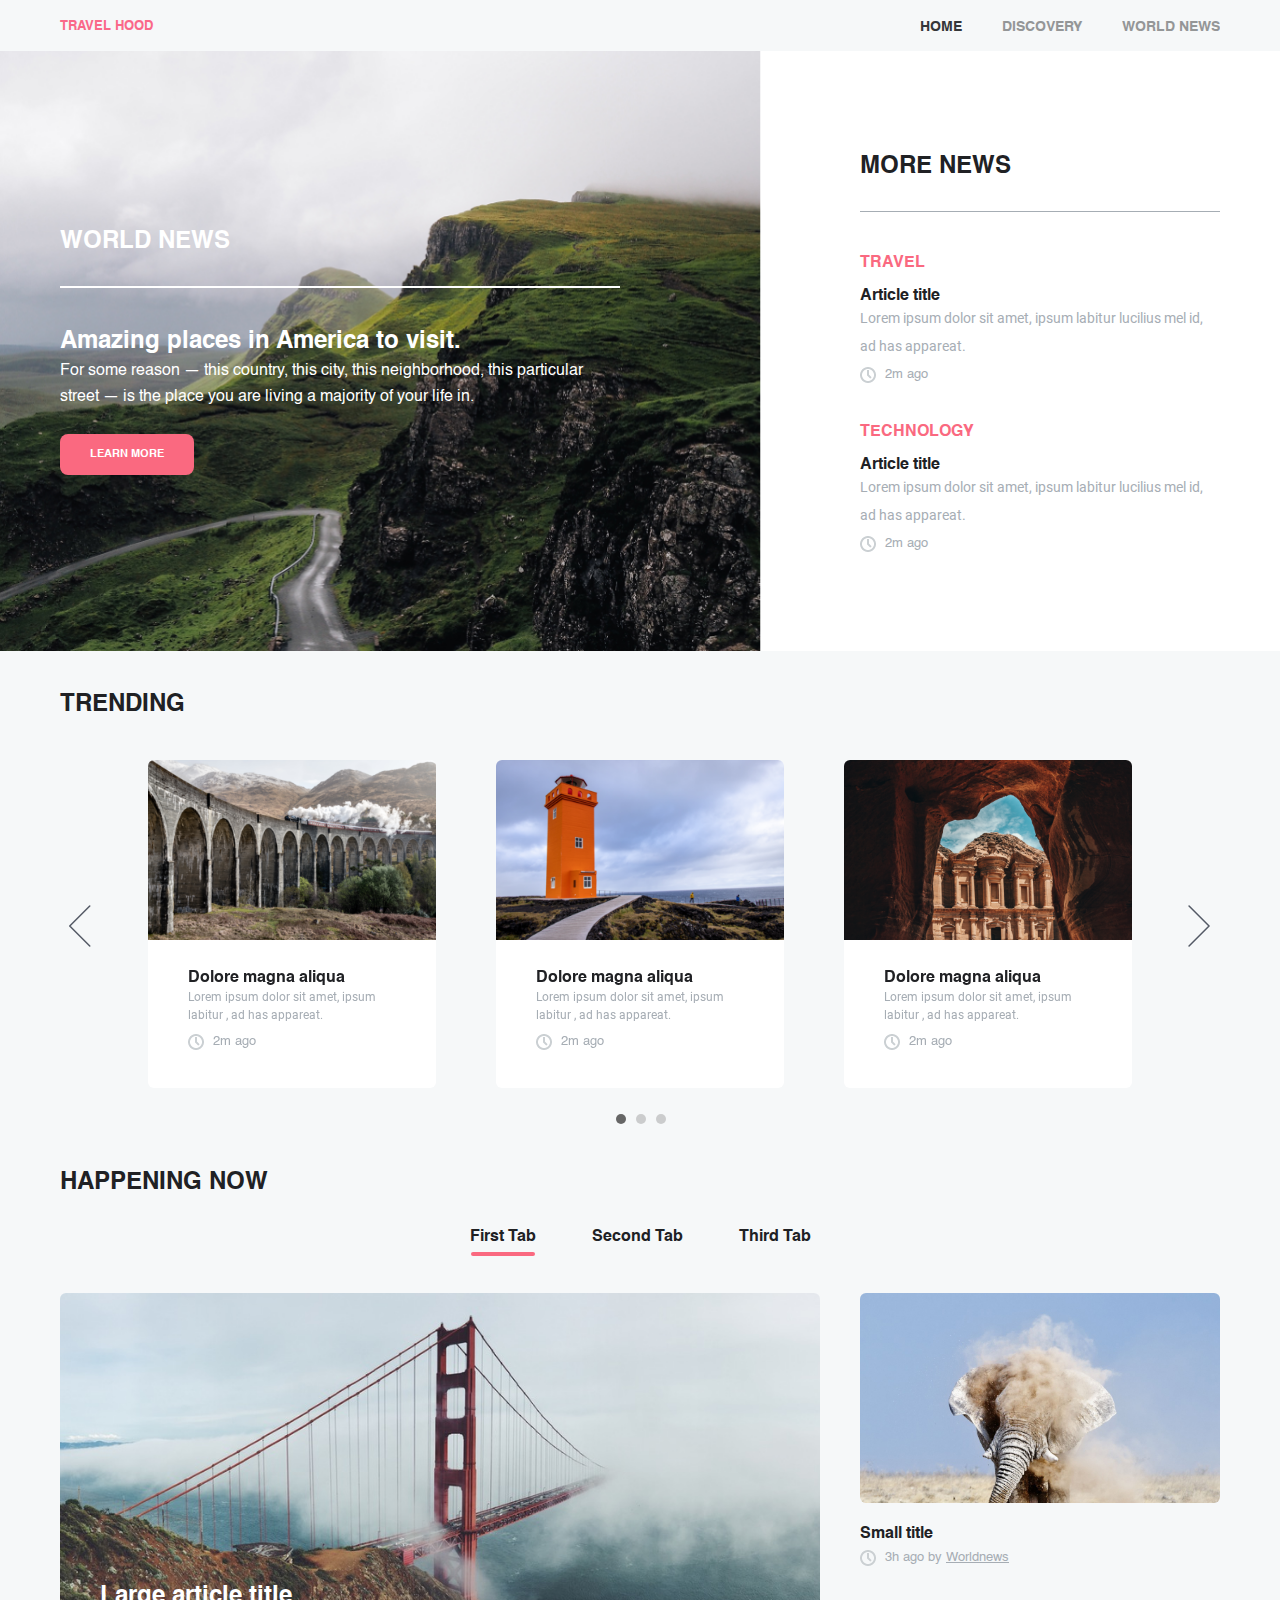
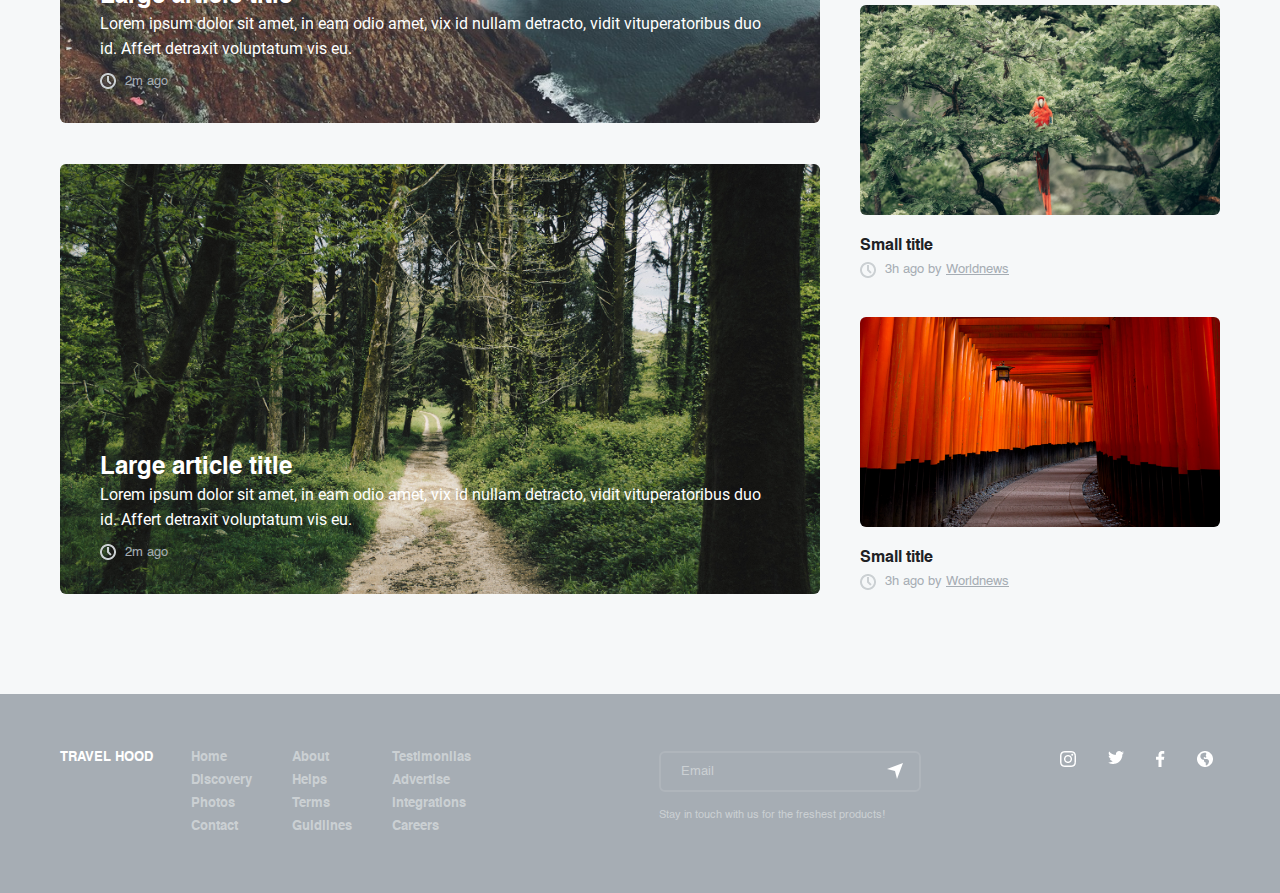
<file: index.html>
<!DOCTYPE html>
<html lang="en">

<head>
  <meta charset="UTF-8">
  <meta http-equiv="X-UA-Compatible" content="IE=edge">
  <meta name="viewport" content="width=device-width, initial-scale=1.0">
  <title>Template03 | Home</title>
  <link rel="stylesheet" href="css/reset.css">
  <link rel="stylesheet" href="css/slick.css">
  <link rel="stylesheet" href="css/common.css">
  <link rel="stylesheet" href="css/style.css">
</head>

<body>
  <section class="sec-main">
    <header class="header">
      <div class="sec-inner clear">
        <h1><a href="#">TRAVEL HOOD</a></h1>
        <nav>
          <ul class="nav-list clear">
            <li><a class="active" href="#">Home</a></li>
            <li><a href="discovery.html">Discovery</a></li>
            <li><a href="news.html">World News</a></li>
          </ul>
        </nav>
        <div class="menu-toggle">
          <span></span>
          <span></span>
          <span></span>
        </div>
      </div>
    </header>
    <div class="sec-inner clear">
      <div class="main-left">
        <h2 class="sec-title">World News</h2>
        <div class="main-left-content">
          <h3>Amazing places in America to visit.</h3>
          <p>
            For some reason — this country, this city, this neighborhood, this
            particular street — is the place you are living a majority of your
            life in.
          </p>
        </div>
        <a href="news.html" class="sec-btn">Learn More</a>
      </div>
      <div class="main-right">
        <h2 class="sec-title">More News</h2>
        <h3>Travel</h3>
        <div class="main-right-content">
          <h4>Article title</h4>
          <p>
            Lorem ipsum dolor sit amet, ipsum labitur lucilius mel id, ad has
            appareat.
          </p>
          <span class="time">2m ago</span>
        </div>
        <h3>Technology</h3>
        <div class="main-right-content">
          <h4>Article title</h4>
          <p>
            Lorem ipsum dolor sit amet, ipsum labitur lucilius mel id, ad has
            appareat.
          </p>
          <span class="time">2m ago</span>
        </div>
      </div>
    </div>
  </section><!-- /.sec-main -->
  <main>
    <section class="sec-trending">
      <div class="sec-inner">
        <h2 class="sec-title">Trending</h2>
        <ul class="slider md-view">
          <li class="trend-content">
            <img src="img/top/img_trending01_lg.png" class="lg" alt="Trending">
            <img src="img/top/img_trending01_md.png" class="md sm" alt="Trending">
            <div class="trend-desc">
              <h3>Dolore magna aliqua</h3>
              <p>
                Lorem ipsum dolor sit amet, ipsum labitur
                <span class="md sm">lucilius mel id</span>, ad has appareat.
              </p>
              <span class="time">2m ago</span>
            </div>
          </li>
          <li class="trend-content">
            <img src="img/top/img_trending02_lg.png" class="lg" alt="Trending">
            <img src="img/top/img_trending02_md.png" class="md sm" alt="Trending">
            <div class="trend-desc">
              <h3>Dolore magna aliqua</h3>
              <p>
                Lorem ipsum dolor sit amet, ipsum labitur
                <span class="md sm">lucilius mel id</span>, ad has appareat.
              </p>
              <span class="time">2m ago</span>
            </div>
          </li>
          <li class="trend-content">
            <img src="img/top/img_trending03_lg.png" class="lg" alt="Trending">
            <img src="img/top/img_trending03_md.png" class="md sm" alt="Trending">
            <div class="trend-desc">
              <h3>Dolore magna aliqua</h3>
              <p>
                Lorem ipsum dolor sit amet, ipsum labitur
                <span class="md sm">lucilius mel id</span>, ad has appareat.
              </p>
              <span class="time">2m ago</span>
            </div>
          </li>
          <li class="trend-content">
            <img src="img/top/img_trending01_lg.png" class="lg" alt="Trending">
            <img src="img/top/img_trending01_md.png" class="md sm" alt="Trending">
            <div class="trend-desc">
              <h3>Dolore magna aliqua</h3>
              <p>
                Lorem ipsum dolor sit amet, ipsum labitur
                <span class="md sm">lucilius mel id</span>, ad has appareat.
              </p>
              <span class="time">2m ago</span>
            </div>
          </li>
          <li class="trend-content">
            <img src="img/top/img_trending02_lg.png" class="lg" alt="Trending">
            <img src="img/top/img_trending02_md.png" class="md sm" alt="Trending">
            <div class="trend-desc">
              <h3>Dolore magna aliqua</h3>
              <p>
                Lorem ipsum dolor sit amet, ipsum labitur
                <span class="md sm">lucilius mel id</span>, ad has appareat.
              </p>
              <span class="time">2m ago</span>
            </div>
          </li>
          <li class="trend-content">
            <img src="img/top/img_trending03_lg.png" class="lg" alt="Trending">
            <img src="img/top/img_trending03_md.png" class="md sm" alt="Trending">
            <div class="trend-desc">
              <h3>Dolore magna aliqua</h3>
              <p>
                Lorem ipsum dolor sit amet, ipsum labitur
                <span class="md sm">lucilius mel id</span>, ad has appareat.
              </p>
              <span class="time">2m ago</span>
            </div>
          </li>
          <li class="trend-content">
            <img src="img/top/img_trending01_lg.png" class="lg" alt="Trending">
            <img src="img/top/img_trending01_md.png" class="md sm" alt="Trending">
            <div class="trend-desc">
              <h3>Dolore magna aliqua</h3>
              <p>
                Lorem ipsum dolor sit amet, ipsum labitur
                <span class="md sm">lucilius mel id</span>, ad has appareat.
              </p>
              <span class="time">2m ago</span>
            </div>
          </li>
          <li class="trend-content">
            <img src="img/top/img_trending02_lg.png" class="lg" alt="Trending">
            <img src="img/top/img_trending02_md.png" class="md sm" alt="Trending">
            <div class="trend-desc">
              <h3>Dolore magna aliqua</h3>
              <p>
                Lorem ipsum dolor sit amet, ipsum labitur
                <span class="md sm">lucilius mel id</span>, ad has appareat.
              </p>
              <span class="time">2m ago</span>
            </div>
          </li>
          <li class="trend-content">
            <img src="img/top/img_trending03_lg.png" class="lg" alt="Trending">
            <img src="img/top/img_trending03_md.png" class="md sm" alt="Trending">
            <div class="trend-desc">
              <h3>Dolore magna aliqua</h3>
              <p>
                Lorem ipsum dolor sit amet, ipsum labitur
                <span class="md sm">lucilius mel id</span>, ad has appareat.
              </p>
              <span class="time">2m ago</span>
            </div>
          </li>
        </ul>
      </div>
    </section> <!-- /.sec-trending -->
    <section class="sec-happening">
      <div class="sec-inner">
        <h2 class="sec-title">Happening Now</h2>
        <ul class="tabs clear">
          <li class="tab activeTab" data-tab="tab-1">First Tab</li>
          <li class="tab" data-tab="tab-2">Second Tab</li>
          <li class="tab" data-tab="tab-3">Third Tab</li>
        </ul>
        <div id="tab-1" class="tab-content activeTab clear">
          <div class="tab-content-left">
            <div class="tab-left-item">
              <img class="lg" src="img/top/img_tab011_lg.png" alt="Large article title">
              <img class="md" src="img/top/img_tab011_md.png" alt="Large article title">
              <img class="sm" src="img/top/img_tab011_sm.png" alt="Large article title">
              <div class="tab-left-desc">
                <h3 class="sec-title">Large article title</h3>
                <p>
                  Lorem ipsum dolor sit amet, in eam odio amet, vix id nullam
                  detracto, vidit vituperatoribus duo id. Affert detraxit
                  voluptatum vis <span class="lg md">eu.</span>
                </p>
                <span class="time">2m ago</span>
              </div>
            </div>
            <div class="tab-left-item">
              <img class="lg" src="img/top/img_tab012_lg.png" alt="Large article title">
              <img class="md" src="img/top/img_tab012_md.png" alt="Large article title">
              <img class="sm" src="img/top/img_tab012_sm.png" alt="Large article title">
              <div class="tab-left-desc">
                <h3 class="sec-title">Large article title</h3>
                <p>
                  Lorem ipsum dolor sit amet, in eam odio amet, vix id nullam
                  detracto, vidit vituperatoribus duo id. Affert detraxit
                  voluptatum vis <span class="lg md">eu.</span>
                </p>
                <span class="time">2m ago</span>
              </div>
            </div>
          </div>
          <div class="tab-content-right">
            <div class="tab-right-item">
              <img class="lg" src="img/top/img_tab013_lg.png" alt="Small title">
              <img class="md" src="img/top/img_tab013_md.png" alt="Small title">
              <img class="sm" src="img/top/img_tab013_sm.png" alt="Small title">
              <h2>Small title</h2>
              <span class="time">3h ago by
                <span class="underline">Worldnews</span>
              </span>
            </div>
            <div class="tab-right-item">
              <img class="lg" src="img/top/img_tab014_lg.png" alt="Small title">
              <img class="md" src="img/top/img_tab014_md.png" alt="Small title">
              <img class="sm" src="img/top/img_tab014_sm.png" alt="Small title">
              <h2>Small title</h2>
              <span class="time">3h ago by
                <span class="underline">Worldnews</span>
              </span>
            </div>
            <div class="tab-right-item">
              <img class="lg" src="img/top/img_tab015_lg.png" alt="Small title">
              <img class="md" src="img/top/img_tab015_md.png" alt="Small title">
              <img class="sm" src="img/top/img_tab015_sm.png" alt="Small title">
              <h2>Small title</h2>
              <span class="time">3h ago by
                <span class="underline">Worldnews</span>
              </span>
            </div>
          </div>
        </div>
        <div id="tab-2" class="tab-content clear">
          <div class="tab-content-left">
            <div class="tab-left-item">
              <img class="lg" src="img/top/img_tab021_lg.png" alt="Large article title">
              <img class="md" src="img/top/img_tab021_md.png" alt="Large article title">
              <img class="sm" src="img/top/img_tab021_sm.png" alt="Large article title">
              <div class="tab-left-desc">
                <h3 class="sec-title">Large article title</h3>
                <p>
                  Lorem ipsum dolor sit amet, in eam odio amet, vix id nullam
                  detracto, vidit vituperatoribus duo id. Affert detraxit
                  voluptatum vis <span class="lg md">eu.</span>
                </p>
                <span class="time">2m ago</span>
              </div>
            </div>
            <div class="tab-left-item">
              <img class="lg" src="img/top/img_tab022_lg.png" alt="Large article title">
              <img class="md" src="img/top/img_tab022_md.png" alt="Large article title">
              <img class="sm" src="img/top/img_tab022_sm.png" alt="Large article title">
              <div class="tab-left-desc">
                <h3 class="sec-title">Large article title</h3>
                <p>
                  Lorem ipsum dolor sit amet, in eam odio amet, vix id nullam
                  detracto, vidit vituperatoribus duo id. Affert detraxit
                  voluptatum vis <span class="lg md">eu.</span>
                </p>
                <span class="time">2m ago</span>
              </div>
            </div>
          </div>
          <div class="tab-content-right">
            <div class="tab-right-item">
              <img class="lg" src="img/top/img_tab023_lg.png" alt="Small title">
              <img class="md" src="img/top/img_tab023_md.png" alt="Small title">
              <img class="sm" src="img/top/img_tab023_sm.png" alt="Small title">
              <h2>Small title</h2>
              <span class="time">3h ago by
                <span class="underline">Worldnews</span>
              </span>
            </div>
            <div class="tab-right-item">
              <img class="lg" src="img/top/img_tab024_lg.png" alt="Small title">
              <img class="md" src="img/top/img_tab024_md.png" alt="Small title">
              <img class="sm" src="img/top/img_tab024_sm.png" alt="Small title">
              <h2>Small title</h2>
              <span class="time">3h ago by
                <span class="underline">Worldnews</span>
              </span>
            </div>
            <div class="tab-right-item">
              <img class="lg" src="img/top/img_tab025_lg.png" alt="Small title">
              <img class="md" src="img/top/img_tab025_md.png" alt="Small title">
              <img class="sm" src="img/top/img_tab025_sm.png" alt="Small title">
              <h2>Small title</h2>
              <span class="time">3h ago by
                <span class="underline">Worldnews</span>
              </span>
            </div>
          </div>
        </div>
        <div id="tab-3" class="tab-content clear">
          <div class="tab-content-left">
            <div class="tab-left-item">
              <img class="lg" src="img/top/img_tab031_lg.png" alt="Large article title">
              <img class="md" src="img/top/img_tab031_md.png" alt="Large article title">
              <img class="sm" src="img/top/img_tab031_sm.png" alt="Large article title">
              <div class="tab-left-desc">
                <h3 class="sec-title">Large article title</h3>
                <p>
                  Lorem ipsum dolor sit amet, in eam odio amet, vix id nullam
                  detracto, vidit vituperatoribus duo id. Affert detraxit
                  voluptatum vis <span class="lg md">eu.</span>
                </p>
                <span class="time">2m ago</span>
              </div>
            </div>
            <div class="tab-left-item">
              <img class="lg" src="img/top/img_tab032_lg.png" alt="Large article title">
              <img class="md" src="img/top/img_tab032_md.png" alt="Large article title">
              <img class="sm" src="img/top/img_tab032_sm.png" alt="Large article title">
              <div class="tab-left-desc">
                <h3 class="sec-title">Large article title</h3>
                <p>
                  Lorem ipsum dolor sit amet, in eam odio amet, vix id nullam
                  detracto, vidit vituperatoribus duo id. Affert detraxit
                  voluptatum vis <span class="lg md">eu.</span>
                </p>
                <span class="time">2m ago</span>
              </div>
            </div>
          </div>
          <div class="tab-content-right">
            <div class="tab-right-item">
              <img class="lg" src="img/top/img_tab033_lg.png" alt="Small title">
              <img class="md" src="img/top/img_tab033_md.png" alt="Small title">
              <img class="sm" src="img/top/img_tab033_sm.png" alt="Small title">
              <h2>Small title</h2>
              <span class="time">3h ago by
                <span class="underline">Worldnews</span>
              </span>
            </div>
            <div class="tab-right-item">
              <img class="lg" src="img/top/img_tab034_lg.png" alt="Small title">
              <img class="md" src="img/top/img_tab034_md.png" alt="Small title">
              <img class="sm" src="img/top/img_tab034_sm.png" alt="Small title">
              <h2>Small title</h2>
              <span class="time">3h ago by
                <span class="underline">Worldnews</span>
              </span>
            </div>
            <div class="tab-right-item">
              <img class="lg" src="img/top/img_tab035_lg.png" alt="Small title">
              <img class="md" src="img/top/img_tab035_md.png" alt="Small title">
              <img class="sm" src="img/top/img_tab035_sm.png" alt="Small title">
              <h2>Small title</h2>
              <span class="time">3h ago by
                <span class="underline">Worldnews</span>
              </span>
            </div>
          </div>
        </div>
      </div>
    </section><!-- /.sec-happening -->
  </main><!-- /main -->
  <footer class="footer">
    <div class="sec-inner clear">
      <div class="footer-left clear">
        <h2 class="sec-title">
          <a href="#">Travel Hood</a>
        </h2>
        <div class="footer-left-lists clear">
          <ul>
            <li><a href="#">Home</a></li>
            <li><a href="discovery.html">Discovery</a></li>
            <li><a href="#">Photos</a></li>
            <li><a href="#">Contact</a></li>
          </ul>
          <ul>
            <li><a href="#">About</a></li>
            <li><a href="#">Helps</a></li>
            <li><a href="#">Terms</a></li>
            <li><a href="#">Guidilnes</a></li>
          </ul>
          <ul>
            <li><a href="#">Testimonilas</a></li>
            <li><a href="#">Advertise</a></li>
            <li><a href="#">Integrations</a></li>
            <li><a href="#">Careers</a></li>
          </ul>
        </div>
      </div>
      <div class="footer-right clear">
        <div class="footer-form">
          <form>
            <input type="email" placeholder="Email">
          </form>
          <p>Stay in touch with us for the freshest products!</p>
        </div>
        <ul class="contact-list clear">
          <li>
            <a href="#">
              <img src="img/common/img_instagram.png" alt="Instagram">
            </a>
          </li>
          <li>
            <a href="#">
              <img src="img/common/img_twitter.png" alt="Twitter">
            </a>
          </li>
          <li>
            <a href="#">
              <img src="img/common/img_facebook.png" alt="Facebook">
            </a>
          </li>
          <li>
            <a href="#">
              <img src="img/common/img_web.png" alt="Website">
            </a>
          </li>
        </ul>
      </div>
    </div>
  </footer> <!-- /.footer -->
  <script src="js/library/jquery-3.6.1.min.js"></script>
  <script src="js/library/slick.min.js"></script>
  <script src="js/common.js"></script>
</body>

</html>
</file>
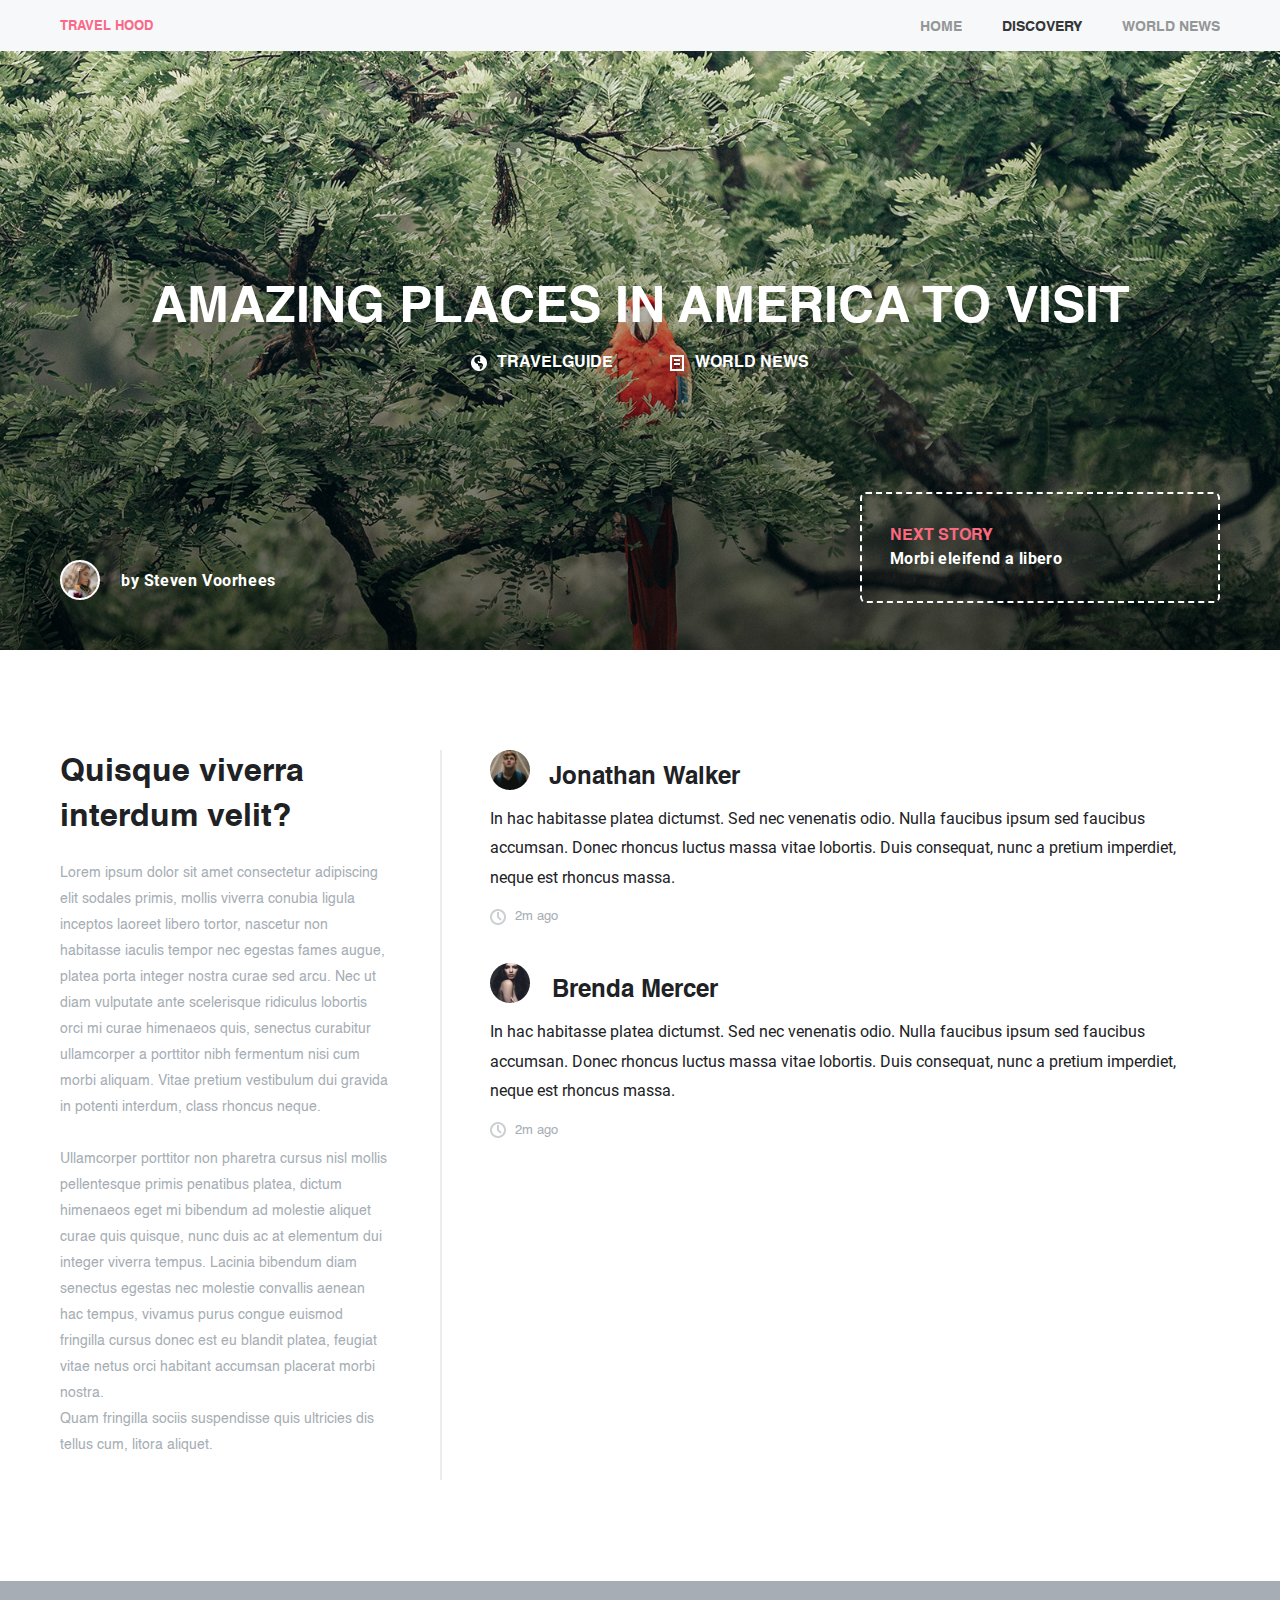
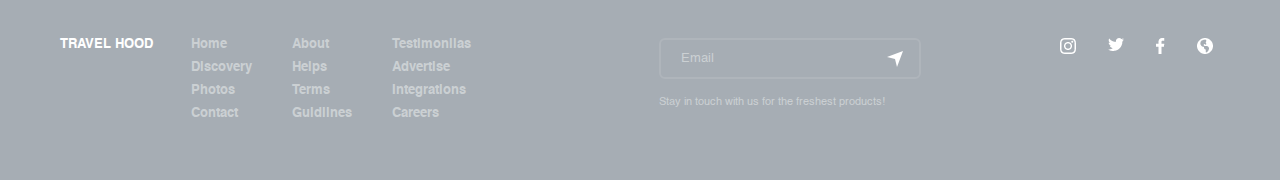
<file: discovery.html>
<!DOCTYPE html>
<html lang="en">

<head>
  <meta charset="UTF-8">
  <meta http-equiv="X-UA-Compatible" content="IE=edge">
  <meta name="viewport" content="width=device-width, initial-scale=1.0">
  <title>Template03 | Discovery</title>
  <link rel="stylesheet" href="css/reset.css">
  <link rel="stylesheet" href="css/common.css">
  <link rel="stylesheet" href="css/style.css">
</head>

<body>
  <section class="disc-mv">
    <header class="header">
      <div class="sec-inner clear">
        <h1><a href="index.html">TRAVEL HOOD</a></h1>
        <nav>
          <ul class="nav-list clear">
            <li><a href="index.html">Home</a></li>
            <li><a class="active" href="#">Discovery</a></li>
            <li><a href="news.html">World News</a></li>
          </ul>
        </nav>
        <div class="menu-toggle">
          <span></span>
          <span></span>
          <span></span>
        </div>
      </div>
    </header>
    <div class="sec-inner">
      <h2>Amazing Places In America To Visit</h2>
      <div class="disc-mv-content clear">
        <p class="content01">TravelGuide</p>
        <p class="content02">World News</p>
      </div>
      <div class="disc-mv-bottom clear">
        <div class="disc-avatar clear">
          <img class="avatar" src="img/discovery/img_steven.png" alt="Steven Voorhes">
          <p class="user-name">by Steven Voorhees</p>
        </div>
        <div class="disc-mv-bottom-right">
          <h3>Next Story</h3>
          <p>Morbi eleifend a libero</p>
        </div>
      </div>
    </div>
  </section> <!-- /.disc-mv -->
  <section class="disc-sec02">
    <div class="sec-inner clear">
      <div class="disc-sec02-left">
        <h2>Quisque viverra interdum velit?</h2>
        <div class="disc-sec02-left-desc">
          <p>
            Lorem ipsum dolor sit amet consectetur adipiscing elit sodales
            primis, mollis viverra conubia ligula inceptos laoreet libero
            tortor, nascetur non habitasse iaculis tempor nec egestas fames
            augue, platea porta integer nostra curae sed arcu. Nec ut diam
            vulputate ante scelerisque ridiculus lobortis orci mi curae
            himenaeos quis, senectus curabitur ullamcorper a porttitor nibh
            fermentum nisi cum morbi aliquam. Vitae pretium vestibulum dui
            gravida in potenti interdum, class rhoncus neque.
          </p>
          <p>
            Ullamcorper porttitor non pharetra cursus nisl mollis pellentesque
            primis penatibus platea, dictum himenaeos eget mi bibendum ad
            molestie aliquet curae quis quisque, nunc duis ac at elementum dui
            integer viverra tempus. Lacinia bibendum diam senectus egestas nec
            molestie convallis aenean hac tempus, vivamus purus congue euismod
            fringilla cursus donec est eu blandit platea, feugiat vitae netus
            orci habitant accumsan placerat morbi nostra.
            <span class="lg">Quam fringilla sociis suspendisse quis ultricies dis tellus
              cum, litora aliquet.</span>
          </p>
        </div>
      </div>
      <div class="disc-sec02-right">
        <div class="dics-sec02-right-user">
          <div class="disc-avatar clear">
            <img class="avatar" src="img/discovery/img_jonathan.png" alt="Jonathan Walker">
            <h2 class="user-name sec-title">Jonathan Walker</h2>
          </div>
          <p>
            In hac habitasse platea dictumst. Sed nec venenatis odio. Nulla
            faucibus ipsum sed faucibus accumsan. Donec rhoncus luctus massa
            vitae lobortis. Duis consequat, nunc a pretium imperdiet, neque
            est rhoncus massa.
          </p>
          <span class="time">2m ago</span>
        </div>
        <div class="dics-sec02-right-user">
          <div class="disc-avatar clear">
            <img class="avatar" src="img/discovery/img_brenda.png" alt="Brenda Mercer">
            <h2 class="user-name sec-title">Brenda Mercer</h2>
          </div>
          <p>
            In hac habitasse platea dictumst. Sed nec venenatis odio. Nulla
            faucibus ipsum sed faucibus accumsan. Donec rhoncus luctus massa
            vitae lobortis. Duis consequat, nunc a pretium imperdiet, neque
            est rhoncus massa.
          </p>
          <span class="time">2m ago</span>
        </div>
        <div class="ytb-video">
          <iframe src="https://www.youtube.com/embed/VPvVD8t02U8" title="YouTube video player"
            allow="accelerometer; autoplay; clipboard-write; encrypted-media; gyroscope; picture-in-picture"
            allowfullscreen></iframe>
        </div>
      </div>
    </div>
  </section> <!-- /.disc-sec02 -->
  <footer class="footer">
    <div class="sec-inner clear">
      <div class="footer-left clear">
        <h2 class="sec-title">
          <a href="index.html">Travel Hood</a>
        </h2>
        <div class="footer-left-lists clear">
          <ul>
            <li><a href="index.html">Home</a></li>
            <li><a href="#">Discovery</a></li>
            <li><a href="#">Photos</a></li>
            <li><a href="#">Contact</a></li>
          </ul>
          <ul>
            <li><a href="#">About</a></li>
            <li><a href="#">Helps</a></li>
            <li><a href="#">Terms</a></li>
            <li><a href="#">Guidilnes</a></li>
          </ul>
          <ul>
            <li><a href="#">Testimonilas</a></li>
            <li><a href="#">Advertise</a></li>
            <li><a href="#">Integrations</a></li>
            <li><a href="#">Careers</a></li>
          </ul>
        </div>
      </div>
      <div class="footer-right clear">
        <div class="footer-form">
          <form>
            <input type="email" placeholder="Email">
          </form>
          <p>Stay in touch with us for the freshest products!</p>
        </div>
        <ul class="contact-list clear">
          <li>
            <a href="#">
              <img src="img/common/img_instagram.png" alt="Instagram">
            </a>
          </li>
          <li>
            <a href="#">
              <img src="img/common/img_twitter.png" alt="Twitter">
            </a>
          </li>
          <li>
            <a href="#">
              <img src="img/common/img_facebook.png" alt="Facebook">
            </a>
          </li>
          <li>
            <a href="#">
              <img src="img/common/img_web.png" alt="Website">
            </a>
          </li>
        </ul>
      </div>
    </div>
  </footer> <!-- /.footer -->
  <script src="js/library/jquery-3.6.1.min.js"></script>
  <script src="js/common.js"></script>
</body>

</html>
</file>
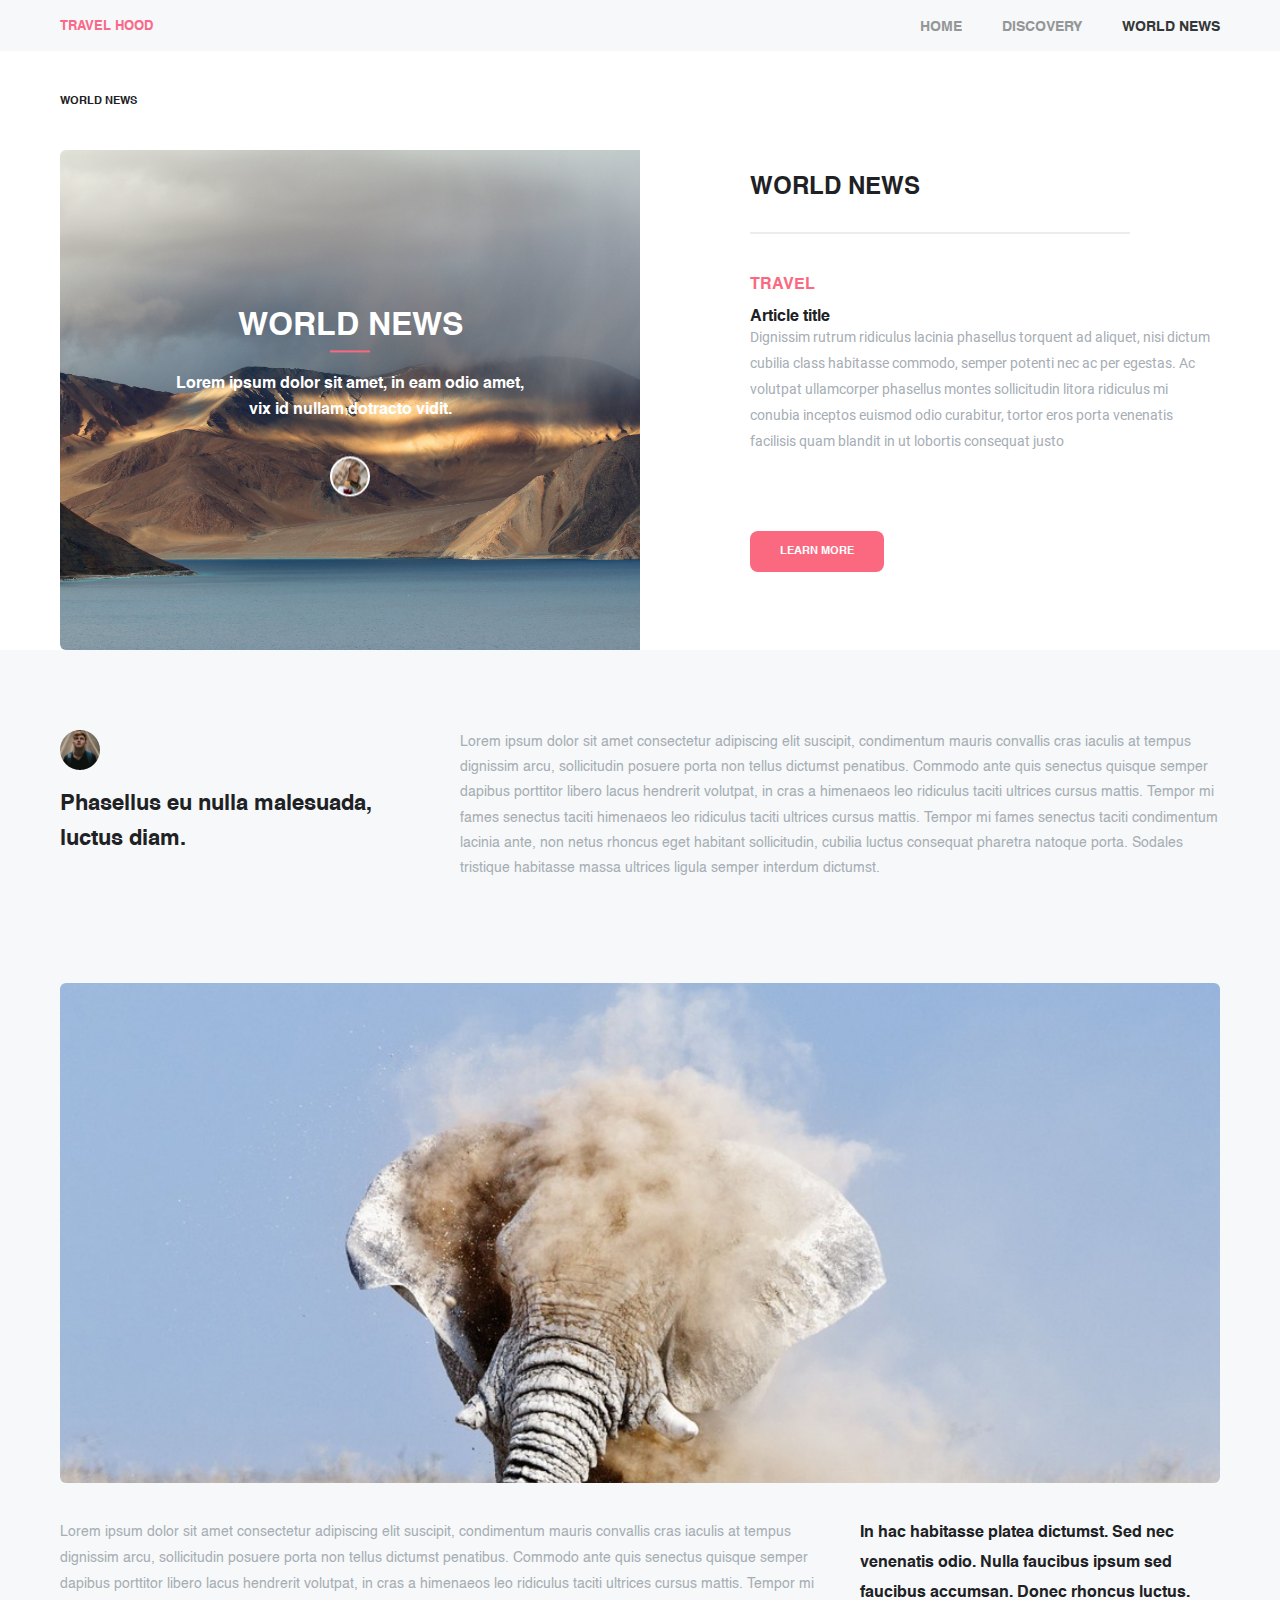
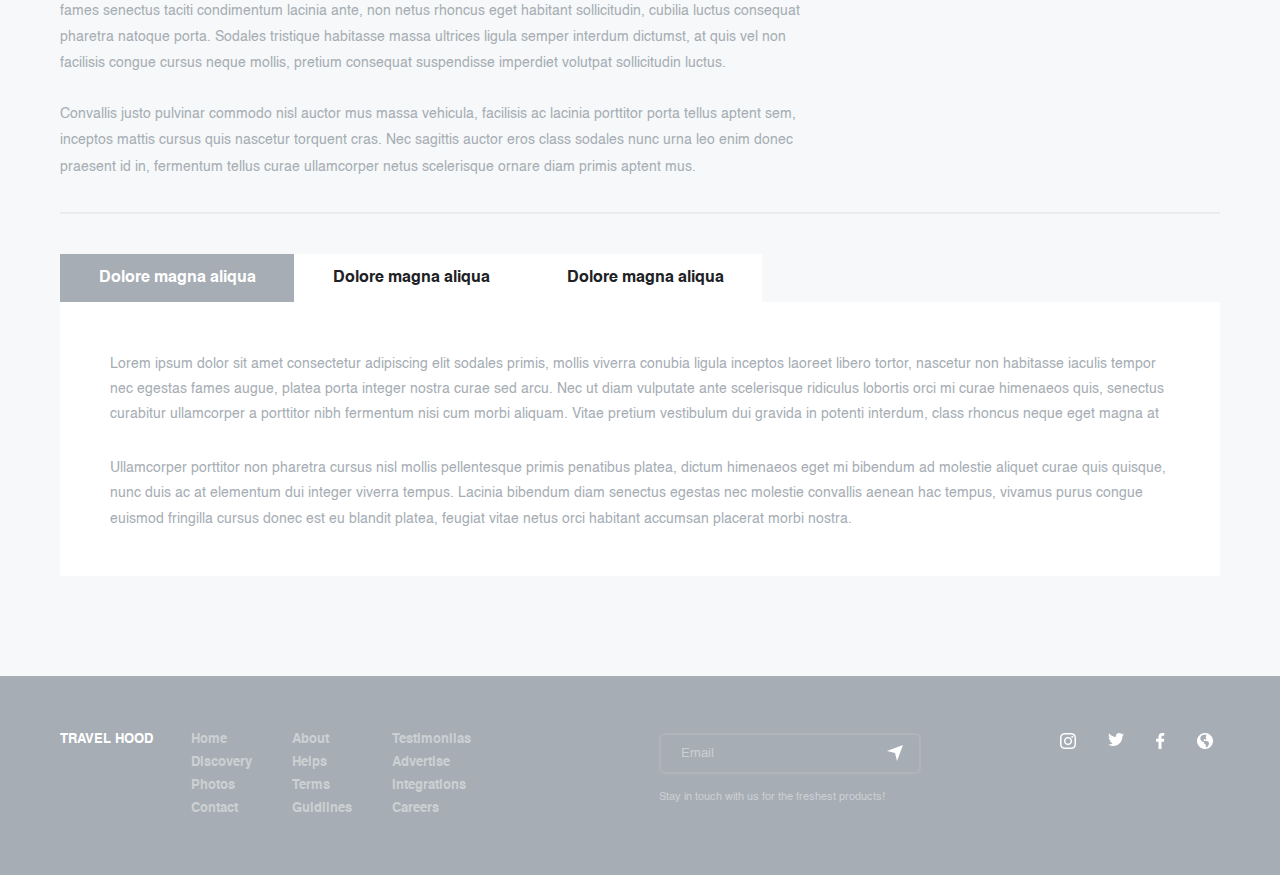
<file: news.html>
<!DOCTYPE html>
<html lang="en">

<head>
  <meta charset="UTF-8">
  <meta http-equiv="X-UA-Compatible" content="IE=edge">
  <meta name="viewport" content="width=device-width, initial-scale=1.0">
  <title>Template03 | World News</title>
  <link rel="stylesheet" href="css/reset.css">
  <link rel="stylesheet" href="css/common.css">
  <link rel="stylesheet" href="css/style.css">
</head>

<body>
  <section class="news-mv">
    <header class="header">
      <div class="sec-inner clear">
        <h1><a id="logo" href="index.html">TRAVEL HOOD</a></h1>
        <nav>
          <ul class="nav-list clear">
            <li><a href="index.html">Home</a></li>
            <li><a href="discovery.html">Discovery</a></li>
            <li><a class="active" href="#">World News</a></li>
          </ul>
        </nav>
        <div class="menu-toggle">
          <span></span>
          <span></span>
          <span></span>
        </div>
      </div>
    </header>
    <div class="sec-inner">
      <h2 class="sec-title">World News</h2>
      <div class="clear">
        <div class="news-mv-left">
          <img class="lg" src="img/news/img_news01_lg.png" alt="World News">
          <img class="md" src="img/news/img_news01_md.png" alt="World News">
          <img class="sm" src="img/news/img_news01_sm.png" alt="World News">
          <div class="news-mv-left-content">
            <h2>World News</h2>
            <p>
              Lorem ipsum dolor sit amet, in eam odio amet, vix id nullam
              dotracto vidit.
            </p>
            <img class="avatar" src="img/news/img_avatar.png" alt="Profile">
          </div>
        </div>
        <div class="news-mv-right">
          <h2>World News</h2>
          <div class="news-mv-right-content">
            <h3>Travel</h3>
            <h4>Article title</h4>
            <p>
              Dignissim rutrum ridiculus lacinia phasellus torquent ad
              aliquet, nisi dictum cubilia class habitasse commodo, semper
              potenti nec ac per egestas. Ac volutpat ullamcorper phasellus
              montes sollicitudin litora ridiculus mi conubia inceptos euismod
              odio curabitur, tortor eros porta venenatis facilisis quam
              blandit in ut lobortis consequat justo
            </p>
          </div>
          <a class="sec-btn" href="#">Learn More</a>
        </div>
      </div>
    </div>
  </section><!-- /.news-mv -->
  <main>
    <section class="news-sec02">
      <div class="sec-inner clear">
        <div class="news-sec02-left">
          <img class="avatar" src="img/news/img_phasellus.png" alt="Phasellus eu nulla malesuada luctus diam">
          <h2>Phasellus eu nulla malesuada, luctus diam.</h2>
        </div>
        <div class="news-sec02-right">
          <p>
            Lorem ipsum dolor sit amet consectetur adipiscing elit suscipit,
            condimentum mauris convallis cras iaculis at tempus dignissim
            arcu, sollicitudin posuere porta non tellus dictumst penatibus.
            Commodo ante quis senectus quisque semper dapibus porttitor libero
            lacus hendrerit volutpat, in cras a himenaeos leo ridiculus taciti
            ultrices cursus mattis. Tempor mi fames senectus taciti himenaeos
            leo ridiculus taciti ultrices cursus mattis. Tempor mi fames
            senectus taciti condimentum lacinia ante, non netus rhoncus eget
            habitant sollicitudin, cubilia luctus consequat pharetra natoque
            porta. Sodales tristique habitasse massa ultrices ligula semper
            interdum dictumst.
          </p>
        </div>
      </div>
    </section><!-- /.news-sec02 -->
    <section class="news-sec03">
      <div class="sec-inner">
        <img class="lg" src="img/news/img_news02_lg.png" alt="In hac habitasse platea dictumst. Sed nec venenatis odio. Nulla
        faucibus ipsum sed faucibus accumsan. Donec rhoncus luctus.">
        <img class="md" src="img/news/img_news02_md.png" alt="In hac habitasse platea dictumst. Sed nec venenatis odio. Nulla
        faucibus ipsum sed faucibus accumsan. Donec rhoncus luctus.">
        <img class="sm" src="img/news/img_news02_sm.png" alt="In hac habitasse platea dictumst. Sed nec venenatis odio. Nulla
        faucibus ipsum sed faucibus accumsan. Donec rhoncus luctus.">
        <div class="news-sec03-content clear">
          <div class="news-sec03-left">
            <p>
              Lorem ipsum dolor sit amet consectetur adipiscing elit suscipit,
              condimentum mauris convallis cras iaculis at tempus dignissim
              arcu, sollicitudin posuere porta non tellus dictumst penatibus.
              Commodo ante quis senectus quisque semper dapibus porttitor
              libero lacus hendrerit volutpat, in cras a himenaeos leo
              ridiculus taciti ultrices cursus mattis. Tempor mi fames
              senectus taciti condimentum lacinia ante, non netus rhoncus eget
              habitant sollicitudin, cubilia luctus consequat pharetra natoque
              porta. Sodales tristique habitasse massa ultrices ligula semper
              interdum dictumst, at quis vel non facilisis congue cursus neque
              mollis, pretium consequat suspendisse imperdiet volutpat
              sollicitudin luctus.
            </p>
            <p>
              Convallis justo pulvinar commodo nisl auctor mus massa vehicula,
              facilisis ac lacinia porttitor porta tellus aptent sem, inceptos
              mattis cursus quis nascetur torquent cras. Nec sagittis auctor
              eros class sodales nunc urna leo enim donec praesent id in,
              fermentum tellus curae ullamcorper netus scelerisque ornare diam
              primis aptent mus.
            </p>
          </div>
          <div class="news-sec03-right">
            <h2>
              In hac habitasse platea dictumst. Sed nec venenatis odio. Nulla
              faucibus ipsum sed faucibus accumsan. Donec rhoncus luctus.
            </h2>
          </div>
        </div>
      </div>
    </section> <!-- /.news-sec03 -->
    <div class="news-sec04">
      <div class="sec-inner">
        <ul class="tabs clear">
          <li class="tab activeTab" data-tab="tab-1">Dolore magna aliqua</li>
          <li class="tab" data-tab="tab-2">Dolore magna aliqua</li>
          <li class="tab" data-tab="tab-3">Dolore magna aliqua</li>
        </ul>
        <div id="tab-1" class="tab-content activeTab">
          <p>
            Lorem ipsum dolor sit amet consectetur adipiscing elit sodales
            primis, mollis viverra conubia ligula inceptos laoreet libero
            tortor, nascetur non habitasse iaculis tempor nec egestas fames
            augue, platea porta integer nostra curae sed arcu. Nec ut diam
            vulputate ante scelerisque ridiculus lobortis orci mi curae
            himenaeos quis, senectus curabitur ullamcorper a porttitor nibh
            fermentum nisi cum morbi aliquam. Vitae pretium vestibulum dui
            gravida in potenti interdum, class rhoncus neque eget magna at
          </p>
          <p>
            Ullamcorper porttitor non pharetra cursus nisl mollis pellentesque
            primis penatibus platea, dictum himenaeos eget mi bibendum ad
            molestie aliquet curae quis quisque, nunc duis ac at elementum dui
            integer viverra tempus. Lacinia bibendum diam senectus egestas nec
            molestie convallis aenean hac tempus, vivamus purus congue euismod
            fringilla cursus donec est eu blandit platea, feugiat vitae netus
            orci habitant accumsan placerat morbi nostra.
          </p>
        </div>
        <div id="tab-2" class="tab-content">
          <p>
            Lorem ipsum dolor sit amet consectetur adipiscing elit sodales
            primis, mollis viverra conubia ligula inceptos laoreet libero
            tortor, nascetur non habitasse iaculis tempor nec egestas fames
            augue, platea porta integer nostra curae sed arcu. Nec ut diam
            vulputate ante scelerisque ridiculus lobortis orci mi curae
            himenaeos quis, senectus curabitur ullamcorper a porttitor nibh
            fermentum nisi cum morbi aliquam. Vitae pretium vestibulum dui
            gravida in potenti interdum, class rhoncus neque eget magna at
          </p>
          <p>
            Ullamcorper porttitor non pharetra cursus nisl mollis pellentesque
            primis penatibus platea, dictum himenaeos eget mi bibendum ad
            molestie aliquet curae quis quisque, nunc duis ac at elementum dui
            integer viverra tempus. Lacinia bibendum diam senectus egestas nec
            molestie convallis aenean hac tempus, vivamus purus congue euismod
            fringilla cursus donec est eu blandit platea, feugiat vitae netus
            orci habitant accumsan placerat morbi nostra.
          </p>
        </div>
        <div id="tab-3" class="tab-content">
          <p>
            Lorem ipsum dolor sit amet consectetur adipiscing elit sodales
            primis, mollis viverra conubia ligula inceptos laoreet libero
            tortor, nascetur non habitasse iaculis tempor nec egestas fames
            augue, platea porta integer nostra curae sed arcu. Nec ut diam
            vulputate ante scelerisque ridiculus lobortis orci mi curae
            himenaeos quis, senectus curabitur ullamcorper a porttitor nibh
            fermentum nisi cum morbi aliquam. Vitae pretium vestibulum dui
            gravida in potenti interdum, class rhoncus neque eget magna at
          </p>
          <p>
            Ullamcorper porttitor non pharetra cursus nisl mollis pellentesque
            primis penatibus platea, dictum himenaeos eget mi bibendum ad
            molestie aliquet curae quis quisque, nunc duis ac at elementum dui
            integer viverra tempus. Lacinia bibendum diam senectus egestas nec
            molestie convallis aenean hac tempus, vivamus purus congue euismod
            fringilla cursus donec est eu blandit platea, feugiat vitae netus
            orci habitant accumsan placerat morbi nostra.
          </p>
        </div>
      </div>
    </div> <!-- /.news-sec04 -->
  </main> <!-- /main -->
  <footer class="footer">
    <div class="sec-inner clear">
      <div class="footer-left clear">
        <h2 class="sec-title">
          <a href="index.html">Travel Hood</a>
        </h2>
        <div class="footer-left-lists clear">
          <ul>
            <li><a href="#">Home</a></li>
            <li><a href="discovery.html">Discovery</a></li>
            <li><a href="#">Photos</a></li>
            <li><a href="#">Contact</a></li>
          </ul>
          <ul>
            <li><a href="#">About</a></li>
            <li><a href="#">Helps</a></li>
            <li><a href="#">Terms</a></li>
            <li><a href="#">Guidilnes</a></li>
          </ul>
          <ul>
            <li><a href="#">Testimonilas</a></li>
            <li><a href="#">Advertise</a></li>
            <li><a href="#">Integrations</a></li>
            <li><a href="#">Careers</a></li>
          </ul>
        </div>
      </div>
      <div class="footer-right clear">
        <div class="footer-form">
          <form>
            <input type="email" placeholder="Email">
          </form>
          <p>Stay in touch with us for the freshest products!</p>
        </div>
        <ul class="contact-list clear">
          <li>
            <a href="#">
              <img src="img/common/img_instagram.png" alt="Instagram">
            </a>
          </li>
          <li>
            <a href="#">
              <img src="img/common/img_twitter.png" alt="Twitter">
            </a>
          </li>
          <li>
            <a href="#">
              <img src="img/common/img_facebook.png" alt="Facebook">
            </a>
          </li>
          <li>
            <a href="#">
              <img src="img/common/img_web.png" alt="Website">
            </a>
          </li>
        </ul>
      </div>
    </div>
  </footer> <!-- /.footer -->
  <script src="js/library/jquery-3.6.1.min.js"></script>
  <script src="js/common.js"></script>
</body>

</html>
</file>
<file: css/common.css>
@font-face {
  font-family: "Helvetica";
  font-weight: 700;
  src: url("../font/Helvetica-Bold.ttf");
}

@font-face {
  font-family: "Helvetica";
  font-weight: 400;
  src: url("../font/Helvetica.ttf");
}

@font-face {
  font-family: "Roboto";
  font-weight: 700;
  src: url("../font/Roboto-Bold.ttf");
}

@font-face {
  font-family: "Roboto";
  font-weight: 400;
  src: url("../font/Roboto-Regular.ttf");
}

.sec-title {
  color: #202124;
  font-size: 24px;
  text-transform: uppercase;
}

.sec-btn {
  font-family: "Helvetica";
  background-color: #fa6980;
  color: #fff;
  width: 134px;
  padding: 14px 0;
  font-size: 11px;
  text-align: center;
  border-radius: 8px;
  text-transform: uppercase;
  border: 1px solid transparent;
}

.sec-btn:hover {
  background-color: #fff;
  color: #fa6980;
  border: 1px solid #fa6980;
  transition: 0.6s ease;
}

/* Header
=========== */
.header {
  position: fixed;
  top: 0;
  left: 0;
  right: 0;
  background-color: #f6f8f9;
  padding: 20px 0 17px 0;
  z-index: 99;
}

.header h1 {
  float: left;
}

.header h1 a {
  font-size: 13px;
  color: #fa6989;
}

.header nav {
  float: right;
}

.nav-list li a {
  font-size: 14px;
  color: #343638;
  opacity: 0.5;
  text-transform: uppercase;
}

.nav-list li a:hover,
.nav-list li a.active {
  opacity: 1;
}

.nav-list li {
  float: left;
  margin-right: 40px;
}

.nav-list li:last-child {
  margin-right: 0;
}

.menu-toggle {
  display: none;
}

/* Footer
=============== */
.footer {
  background-color: #a6adb4;
  padding: 57px 0 50px;
}

.footer-left {
  float: left;
  width: 411px;
}

.footer-left .sec-title {
  float: left;
}

.footer-left .sec-title a {
  font-size: 13px;
  color: #fff;
  text-align: start;
}

.footer-left-lists {
  float: right;
}

.footer-left-lists ul {
  float: left;
  margin-right: 40px;
}

.footer-left-lists ul:last-child {
  margin-right: 0;
}

.footer-left-lists ul li {
  padding-bottom: 10px;
}

.footer-left-lists ul li a {
  color: #cbd0d3;
  font-size: 13px;
  text-align: start;
}

.footer-right {
  float: right;
  width: 561.24px;
}

.footer-right .footer-form {
  float: left;
  width: 262px;
}

.footer-form form input,
.footer-form form input:focus {
  font-family: "Helvetica";
  background-color: transparent;
  font-size: 13px;
  width: 100%;
  border: 2px solid #ffffff1a;
  color: #cbd0d3;
  padding: 12px 20px;
  outline: none;
  border-radius: 6px;
}

.footer-form form input::placeholder {
  color: #cbd0d3;
}

.footer-form form {
  position: relative;
}

.footer-form form::after {
  position: absolute;
  top: 50%;
  right: 18px;
  transform: translate(0, -50%);
  content: "";
  display: inline-block;
  background-image: url("../img/common/img_send.png");
  background-repeat: no-repeat;
  background-position: center;
  background-size: contain;
  width: 16px;
  height: 16px;
  cursor: pointer;
}

.footer-form p {
  padding-top: 18px;
  font-family: "Helvetica";
  font-size: 11px;
  color: #cbd0d3;
}

.footer-right .contact-list {
  float: right;
  width: 160px;
}

.footer-right ul li {
  float: left;
  margin-right: 32px;
}

.footer-right ul li:last-child {
  margin-right: 0;
}

/* iPad View
=============== */
@media screen and (min-width: 768px) and (max-width: 1160px) {
  .sec-title {
    font-size: 3.125vw;
  }

  .sec-btn {
    width: 17.448vw;
    padding: 1.823vw 0;
    font-size: 1.432vw;
    border-radius: 1.042vw;
    border: 0.13vw solid transparent;
  }

  .sec-btn:hover {
    border: 0.13vw solid #fa6980;
  }

  .header {
    padding: 2.604vw 0 2.214vw 0;
  }

  .header h1 a {
    font-size: 1.693vw;
  }

  .nav-list li a {
    font-size: 1.823vw;
  }

  .nav-list li {
    margin-right: 5.208vw;
  }

  /* Footer
=============== */
  .footer {
    padding: 7.422vw 0 7.161vw;
  }

  .footer-left {
    float: none;
    width: 100%;
  }

  .footer-left .sec-title a {
    font-size: 1.693vw;
  }

  .footer-left-lists ul {
    margin-right: 5.208vw;
  }

  .footer-left-lists ul li {
    padding-bottom: 1.302vw;
  }

  .footer-left-lists ul li a {
    font-size: 1.693vw;
  }

  .footer-right {
    padding-top: 5.339vw;
    float: none;
    width: 100%;
  }

  .footer-right .footer-form {
    width: 36.979vw;
  }

  .footer-form form input,
  .footer-form form input:focus {
    font-size: 1.693vw;
    width: 100%;
    border: 0.26vw solid #ffffff1a;
    color: #cbd0d3;
    padding: 1.563vw 2.604vw;
    border-radius: 0.781vw;
  }

  .footer-form form::after {
    top: 50%;
    right: 2.344vw;
    width: 2.083vw;
    height: 2.083vw;
  }

  .footer-form p {
    padding-top: 2.344vw;
    font-size: 1.432vw;
  }

  .footer-right .contact-list {
    width: 17.969vw;
  }

  .footer-right ul li {
    padding-top: 6.25vw;
    margin-right: 3.125vw;
  }

  .footer-right ul li a img {
    width: 2.083vw;
    height: 2.083vw;
  }
}

/* Mobile view
=============== */
@media screen and (max-width: 767.9px) {
  .sec-title {
    font-size: 3.75vw;
  }

  .sec-btn {
    width: 23.594vw;
    padding: 2.188vw 0;
    font-size: 1.719vw;
    border-radius: 1.25vw;
    border: 0.156vw solid transparent;
  }

  .sec-btn:hover {
    border: 0.156vw solid #fa6980;
  }

  .header {
    padding: 2.969vw 0 2.656vw 0;
  }

  .header h1 {
    float: none;
  }

  .header h1 a {
    text-align: start;
    font-size: 2.031vw;
  }

  .header nav {
    background-color: #f6f8f9;
    float: none;
    position: absolute;
    top: -100vh;
    left: 0;
    right: 0;
    bottom: 0;
    height: 100vh;
    padding-top: 15.938vw;
    z-index: -1;
  }

  .nav-list li {
    margin-bottom: 9.219vw;
  }

  .nav-list li a {
    font-size: 2.5vw;
  }

  .nav-list li {
    float: none;
    margin-right: 0;
  }

  .header .menu-toggle {
    display: block;
    position: fixed;
    width: 2.5vw;
    height: 2.5vw;
    top: 2.813vw;
    right: 4.688vw;
    cursor: pointer;
  }

  .header .menu-toggle span {
    position: absolute;
    background-color: #343638;
    width: 2.5vw;
    height: 0.313vw;
    border-radius: 0.156vw;
    transition: 0.6s ease;
  }

  .header .menu-toggle span:nth-child(1) {
    top: 0;
  }

  .header .menu-toggle span:nth-child(2) {
    top: 0.938vw;
  }

  .header .menu-toggle span:nth-child(3) {
    top: 1.875vw;
  }

  .header .menu-toggle.active span:nth-child(1) {
    right: -0.313vw;
    width: 3.125vw;
    transform: translateY(0.938vw) rotate(-45deg);
  }

  .header .menu-toggle.active span:nth-child(2) {
    opacity: 0;
  }

  .header .menu-toggle.active span:nth-child(3) {
    right: -0.313vw;
    width: 3.125vw;
    transform: translateY(-0.938vw) rotate(45deg);
  }

  /* Footer
=============== */
  .footer {
    padding: 8.906vw 0 8.594vw;
  }

  .footer-left {
    float: none;
    width: 100%;
  }

  .footer-left .sec-title a {
    font-size: 2.031vw;
  }

  .footer-left-lists ul {
    margin-right: 6.25vw;
  }

  .footer-left-lists ul li {
    padding-bottom: 1.563vw;
  }

  .footer-left-lists ul li a {
    font-size: 2.031vw;
  }

  .footer-right {
    padding-top: 6.406vw;
    float: none;
    width: 100%;
  }

  .footer-right .footer-form {
    width: 44.375vw;
  }

  .footer-form form input,
  .footer-form form input:focus {
    font-size: 2.031vw;
    width: 100%;
    border: 0.313vw solid #ffffff1a;
    color: #cbd0d3;
    padding: 1.875vw 3.125vw;
    border-radius: 0.938vw;
  }

  .footer-form form::after {
    top: 50%;
    right: 2.813vw;
    width: 2.5vw;
    height: 2.5vw;
  }

  .footer-form p {
    padding-top: 2.813vw;
    font-size: 1.719vw;
  }

  .footer-right .contact-list {
    width: 28.906vw;
  }

  .footer-right ul li {
    padding-top: 7.5vw;
    margin-right: 4.063vw;
  }

  .footer-right ul li a img {
    width: 2.5vw;
    height: 2.5vw;
  }
}
</file>
<file: css/style.css>
body {
  background-color: #fff;
  font-family: "Roboto", sans-serif;
  color: #a6adb4;
  font-weight: 400;
  font-size: 16px;
  max-width: 1920px;
  margin: 0 auto;
}

h1,
h2,
h3,
h4 {
  font-family: "Helvetica";
  color: #202124;
  font-weight: 700;
}

a {
  font-family: "Helvetica";
  text-decoration: none;
  display: block;
  outline: none;
  text-align: center;
  font-weight: 700;
}

a:hover {
  transition: 0.6s ease;
}

img {
  max-width: 100%;
}

.clear::after {
  display: block;
  content: "";
  clear: both;
}

.sec-inner {
  width: 98%;
  max-width: 1160px;
  margin: 0 auto;
}

.time {
  font-family: "Helvetica";
  display: inline-block;
  position: relative;
  padding-left: 25px;
  font-size: 13px;
}

.time::before {
  position: absolute;
  top: 50%;
  transform: translateY(-50%);
  left: 0;
  content: "";
  width: 16px;
  height: 16px;
  background: url("../img/top/img_time.png") no-repeat center/contain;
}

.lg {
  display: block;
}

.md,
.sm {
  display: none;
}

main {
  background-color: #f6f8f9;
}

/* Sec Main
============= */
.sec-main {
  margin-top: 50px;
  background: url("../img/top/img_mv_bg_lg.png") no-repeat center/cover;
  padding: 100px 0 101px;
}

.sec-main .main-left {
  float: left;
  width: 560px;
}

.sec-main .sec-title {
  color: #fff;

  padding: 80px 0 32px;
  border-bottom: 2px solid #fff;
}

.main-left .main-left-content {
  padding-top: 42px;
}

.main-left-content h3 {
  color: #fff;
  font-size: 24px;
}

.main-left-content p {
  font-family: "Helvetica";
  color: #fff;
  padding-top: 5px;
  line-height: 1.6;
}

.main-left .sec-btn {
  margin-top: 24px;
}

.sec-main .main-right {
  width: 360px;
  float: right;
}

.main-right .sec-title {
  padding-top: 5px;
  color: #202124;
  border-bottom: 1px solid #a6adb4;
}

.main-right h3 {
  padding: 43px 0 17px;
  color: #fa6980;
  text-transform: uppercase;
}

.main-right .main-right-content p {
  font-size: 14px;
  line-height: 2;
  padding-bottom: 5px;
}

/* Trending Section
==================== */
.sec-trending {
  padding: 42px 0 40px;
}

.sec-trending .slider {
  width: 984px;
  margin: 0 auto;
  padding-top: 43px;
}

.sec-trending .trend-content {
  background-color: #fff;
  border-radius: 6px;
  width: 288px;
  margin-right: 60px;
}

.trend-content .trend-desc {
  padding: 30px 60px 40px 40px;
}

.trend-desc p {
  font-size: 12px;
  line-height: 1.5;
  padding-top: 2px;
  padding-bottom: 8px;
}

/* Happening Now Section
========================= */
.sec-happening {
  padding: 10px 0 100px;
}

.sec-happening .tabs {
  padding: 34px 0 7px;
  width: 341px;
  margin: 0 auto;
}

.sec-happening .tabs li {
  position: relative;
  font-family: "Helvetica";
  font-weight: 700;
  color: #202124;
  float: left;
  margin-right: 56px;
  cursor: pointer;
  transition: 0.6s ease;
}

.sec-happening .tabs li:last-child {
  margin-right: 0;
}

.sec-happening .tabs li.activeTab::before,
.sec-happening .tabs li:hover::before {
  position: absolute;
  bottom: -11px;
  left: 0;
  right: 0;
  margin: 0 auto;
  content: "";
  background-color: #fa6980;
  width: 64px;
  height: 4px;
  border-radius: 4px;
  transition: 0.6s ease;
}

.tab-content {
  display: none;
}

.tab-content.activeTab {
  display: inherit;
}

.tab-content-left {
  float: left;
  width: 65.5%;
  margin-right: 2%;
}

.tab-left-item,
.tab-right-item {
  padding-top: 41px;
}

.tab-left-item {
  position: relative;
}

.tab-content-left img {
  width: 100%;
}

.tab-left-desc {
  position: absolute;
  width: 673px;
  left: 40px;
  right: 0;
  bottom: 35px;
}

.tab-left-desc .sec-title {
  text-transform: none;
  color: #fff;
}

.tab-left-desc p {
  padding-top: 2px;
  color: #fff;
  padding-bottom: 10px;
  line-height: 1.6;
}

.tab-left-desc p span {
  display: inline-block;
}

.tab-content-right {
  float: right;
  width: 360px;
}

.tab-right-item img {
  width: 100%;
}

.tab-right-item h2 {
  padding: 23px 0 6px;
}

.tab-right-item .time .underline {
  display: inline-block;
  text-decoration: underline;
}

/*=====================
    Discovery Page
=======================*/

.disc-avatar img {
  float: left;
  width: 40px;
  height: 40px;
}

.disc-avatar .user-name {
  float: right;
  padding-left: 21px;
  font-weight: 700;
}

/* Discovery Main Section
========================= */
.disc-mv {
  margin-top: 50px;
  background: url("../img/discovery/img_disc_mv_bg.png") no-repeat center/cover;
  padding: 233px 0 47px;
}

.disc-mv h2 {
  font-size: 50px;
  color: #fff;
  text-align: center;
  text-transform: uppercase;
}

.disc-mv-content {
  padding-top: 22px;
  width: 338px;
  margin: 0 auto;
}

.disc-mv-content p {
  font-family: "Helvetica";
  color: #fff;
  font-weight: 700;
  text-transform: uppercase;
}

.disc-mv-content .content01,
.disc-mv-content .content02 {
  position: relative;
  padding-left: 26px;
}

.disc-mv-content .content01 {
  float: left;
}

.disc-mv-content .content02 {
  float: right;
}

.disc-mv-content .content01::before,
.disc-mv-content .content02::before {
  position: absolute;
  top: 50%;
  left: 0;
  transform: translate(0, -50%);
  content: "";
  display: inline-block;
  background-repeat: no-repeat;
  background-position: center;
  background-size: contain;
  width: 16px;
  height: 16px;
}

.disc-mv-content .content01::before {
  background-image: url("../img/common/img_web.png");
}

.disc-mv-content .content02::before {
  background-image: url("../img/discovery/img_topic.png");
}

.disc-mv-bottom {
  padding-top: 121px;
}

.disc-mv-bottom .disc-avatar {
  padding-top: 68px;
  float: left;
}

.disc-mv-bottom .user-name {
  color: #fff;
  letter-spacing: 0.6px;
  padding-top: 13px;
}

.disc-mv-bottom-right {
  float: right;
  width: 360px;
  padding: 34px 28px;
  border: 2px dashed #fff;
  border-radius: 6px;
}

.disc-mv-bottom-right h3 {
  text-align: left;
  color: #fa6980;
  text-transform: uppercase;
}

.disc-mv-bottom-right p {
  padding-top: 7px;
  color: #fff;
  font-weight: 700;
  letter-spacing: 0.4px;
}

/* disc-sec02
=============== */
.disc-sec02 {
  padding: 100px 0 97px;
}

.disc-sec02-left {
  width: 330px;
  float: left;
}

.disc-sec02-left h2 {
  font-size: 32px;
  line-height: 1.4;
}

.disc-sec02-left-desc {
  padding-top: 20px;
}

.disc-sec02-left-desc p {
  font-family: "Helvetica";
  font-size: 14px;
  line-height: 1.86;
  padding-bottom: 26px;
}

.disc-sec02-right {
  width: 780px;
  float: right;
  border-left: 2px solid #ebeded;
  padding-left: 48px;
}

.dics-sec02-right-user {
  padding-bottom: 40px;
}

.dics-sec02-right-user:nth-child(1) .disc-avatar {
  width: 250px;
}

.dics-sec02-right-user:nth-child(2) .disc-avatar {
  width: 228px;
}

.dics-sec02-right-user .disc-avatar h2 {
  padding: 0;
  padding-top: 16px;
  text-transform: none;
}

.dics-sec02-right-user p {
  color: #202124;
  padding: 14px 0 15px;
  line-height: 1.84;
}

.ytb-video iframe {
  width: 730px;
  height: 300px;
  border-radius: 8px;
}

/*=====================
    World News Page
=======================*/
.news-mv {
  margin-top: 50px;
}

.news-mv .sec-title {
  padding: 46px 0 43px;
  font-size: 11px;
}

.news-mv-left {
  position: relative;
  float: left;
  width: 580px;
}

.news-mv-left-content {
  position: absolute;
  top: 51%;
  left: 50%;
  right: 50%;
  transform: translate(-50%, -50%);
  width: 360px;
  text-align: center;
}

.news-mv-left-content h2 {
  padding-bottom: 10px;
  font-size: 32px;
  color: #fff;
  position: relative;
  text-transform: uppercase;
}

.news-mv-left-content h2::after {
  position: absolute;
  left: 0;
  right: 0;
  bottom: 0;
  margin: 0 auto;
  content: "";
  width: 40px;
  height: 2px;
  display: inline-block;
  background-color: #fa6980;
}

.news-mv-left-content p {
  font-family: "Helvetica";
  font-weight: 700;
  color: #fff;
  line-height: 1.6;
  padding-top: 20px;
  padding-bottom: 33px;
}

.news-mv-right {
  float: right;
  width: 470px;
  padding-top: 20px;
}

.news-mv-right h2 {
  width: 380px;
  padding-top: 6px;
  padding-bottom: 32px;
  border-bottom: 2px solid #ebeded;
  font-size: 24px;
  text-transform: uppercase;
}

.news-mv-right-content {
  padding-top: 43px;
}

.news-mv-right-content h3 {
  color: #fa6980;
  text-transform: uppercase;
}

.news-mv-right-content h4 {
  padding-top: 16px;
}

.news-mv-right-content p {
  font-size: 14px;
  line-height: 1.85;
  padding-bottom: 77px;
}

/* World News Sec02
===================== */
.news-sec02 {
  padding: 80px 0 102px;
}

.news-sec02-left {
  float: left;
  width: 360px;
}

.news-sec02-left h2 {
  font-size: 22px;
  line-height: 1.6;
  padding-top: 14px;
}

.news-sec02-right {
  float: right;
  width: 760px;
}

.news-sec02-right p {
  font-family: "Helvetica";
  font-size: 14px;
  line-height: 1.8;
}

/* World News Sec03
===================== */
.news-sec03-left {
  float: left;
  width: 760px;
}

.news-sec03-content {
  padding-top: 36px;
  padding-bottom: 32px;
  border-bottom: 2px solid #ebeded;
}

.news-sec03-content p {
  font-family: "Helvetica";
  font-size: 14px;
  line-height: 1.87;
}

.news-sec03-content p:nth-child(2) {
  padding-top: 25px;
}

.news-sec03-right {
  float: right;
  width: 360px;
}

.news-sec03-right h2 {
  line-height: 1.86;
}

/* World News Sec04
===================== */
.news-sec04 {
  padding: 40px 0 100px;
}

.news-sec04 .tabs li {
  float: left;
  color: #202124;
  font-family: "Helvetica";
  width: 234px;
  padding: 16px 0;
  font-weight: 700;
  cursor: pointer;
  text-align: center;
  transition: 0.6s ease;
  background-color: #fff;
}

.news-sec04 .tabs li.activeTab,
.news-sec04 .tabs li:hover {
  background-color: #a6adb4;
  color: #fff;
  transition: 0.6s ease;
}

.news-sec04 .tab-content {
  background-color: #fff;
  padding-top: 50px;
  padding-bottom: 15px;
}

.tab-content {
  display: none;
}

.tab-content.activeTab {
  display: inherit;
}

.news-sec04 .tab-content p {
  font-family: "Helvetica";
  padding-bottom: 29px;
  font-size: 14px;
  width: 1060px;
  margin: 0 auto;
  line-height: 1.8;
}

/* iPad View
=============== */
@media screen and (min-width: 768px) and (max-width: 1160px) {
  body {
    width: 100%;
    font-size: 2.083vw;
  }

  .sec-inner {
    width: 79.167vw;
  }

  .sec-title {
    font-size: 3.125vw;
  }

  .time {
    padding-left: 3.255vw;
    font-size: 1.693vw;
  }

  .time::before {
    width: 2.083vw;
    height: 2.083vw;
  }

  .lg {
    display: none;
  }

  .sm {
    display: none;
  }

  .md {
    display: block;
  }

  /* Sec Main
  ============= */
  .sec-main {
    margin-top: 6.51vw;
    background: url("../img/top/img_mv_bg_md.png") no-repeat center/cover;
    padding: 0.651vw 0 7.943vw;
  }

  .sec-main .main-left {
    float: none;
    width: 99.99%;
    padding-bottom: 7.813vw;
  }

  .sec-main .sec-title {
    padding: 10.156vw 0 3.646vw;
    border-bottom: 0.26vw solid #fff;
  }

  .main-left .main-left-content {
    padding-top: 5.208vw;
  }

  .main-left-content h3 {
    font-size: 3.125vw;
  }

  .main-left-content p {
    padding-top: 0.651vw;
  }

  .main-left .sec-btn {
    margin-top: 2.604vw;
  }

  .sec-main .main-right {
    padding-top: 8.594vw;
    width: 100%;
    float: none;
  }

  .main-right .sec-title {
    padding: 0 0 4.036vw 0;
    border-bottom: 0.13vw solid #a6adb4;
  }

  .main-right h3 {
    padding: 5.859vw 0 2.344vw;
  }

  .main-right .main-right-content p {
    font-size: 2.083vw;
    line-height: 1.6;
    padding-bottom: 2.865vw;
  }

  /* Trending Section
==================== */
  .sec-trending {
    padding: 8.333vw 0 5.208vw;
  }

  .sec-trending .slider {
    width: 42.578vw;
    padding-top: 4.427vw;
  }

  .sec-trending .trend-content {
    border-radius: 0.781vw;
    width: 42.578vw;
  }

  .sec-trending .trend-content img {
    width: 100%;
  }

  .trend-content .trend-desc {
    width: 37.63vw;
    padding: 4.427vw 3.125vw 4.427vw;
  }

  .trend-content .trend-desc h3 {
    font-size: 2.083vw;
  }

  .trend-desc p {
    font-size: 1.693vw;
    line-height: 1.5;
    padding-top: 0.781vw;
    padding-bottom: 1.302vw;
  }

  .trend-desc p .md {
    display: inline-block;
  }

  /* Happening Now Section
========================= */
  .sec-happening {
    padding: 2.604vw 0 10.286vw;
  }

  .sec-happening .tabs {
    padding: 4.557vw 0 0.911vw;
    width: 44.401vw;
  }

  .sec-happening .tabs li {
    margin-right: 7.292vw;
  }

  .sec-happening .tabs li.activeTab::before,
  .sec-happening .tabs li:hover::before {
    bottom: -1.432vw;
    width: 8.333vw;
    height: 0.521vw;
    border-radius: 0.521vw;
  }

  .tab-content-left {
    float: none;
    width: 100%;
  }

  .tab-left-item,
  .tab-right-item {
    padding-top: 5.339vw;
  }

  .tab-left-desc {
    width: 100%;
    left: 5.208vw;
    right: 0;
    bottom: 5.469vw;
  }

  .tab-left-desc p {
    padding-top: 0.781vw;
    padding-bottom: 1.302vw;
    line-height: 1.4;
  }

  .tab-content-right {
    width: 100%;
  }

  .tab-right-item img {
    width: 100%;
  }

  .tab-right-item h2 {
    padding: 2.995vw 0 0.781vw;
  }

  /*=====================
    Discovery Page
=======================*/
  .disc-avatar .avatar,
  .avatar {
    width: 5.208vw;
    height: 5.208vw;
  }

  .disc-avatar .user-name {
    padding-left: 2.734vw;
  }

  /* Discovery Main Section
========================= */
  .disc-mv {
    margin-top: 6.51vw;
    padding: 14.974vw 0 4.948vw;
  }

  .disc-mv h2 {
    font-size: 3.906vw;
  }

  .disc-mv-content {
    padding-top: 1.563vw;
    width: 41.146vw;
  }

  .disc-mv-content .content01,
  .disc-mv-content .content02 {
    padding-left: 3.385vw;
  }

  .disc-mv-content .content01::before,
  .disc-mv-content .content02::before {
    width: 2.083vw;
    height: 2.083vw;
  }

  .disc-mv-bottom {
    padding-top: 13.542vw;
  }

  .disc-mv-bottom .disc-avatar {
    padding-top: 5.729vw;
  }

  .disc-mv-bottom .user-name {
    letter-spacing: 0.078vw;
    padding-top: 1.693vw;
  }

  .disc-mv-bottom-right {
    width: 36.979vw;
    padding: 2.995vw 2.344vw 2.344vw;
    border-radius: 0.781vw;
  }

  .disc-mv-bottom-right p {
    padding-top: 1.042vw;
    letter-spacing: 0.052vw;
  }

  /* disc-sec02
=============== */
  .disc-sec02 {
    padding: 10.417vw 0 10.156vw;
  }

  .disc-sec02-left {
    width: 100%;
    float: none;
  }

  .disc-sec02-left h2 {
    font-size: 4.167vw;
  }

  .disc-sec02-left-desc {
    padding: 3.906vw 0 1.302vw;
  }

  .disc-sec02-left-desc p {
    font-size: 1.823vw;
    padding-bottom: 3.385vw;
  }

  .disc-sec02-right {
    width: 100%;
    float: none;
    border: none;
    border-top: 0.26vw solid #ebeded;
    padding-left: 0;
    padding-top: 5.078vw;
  }

  .dics-sec02-right-user {
    padding-bottom: 5.469vw;
  }

  .dics-sec02-right-user:nth-child(1) .disc-avatar {
    width: 32.552vw;
  }

  .dics-sec02-right-user:nth-child(2) .disc-avatar {
    width: 29.688vw;
  }

  .dics-sec02-right-user .disc-avatar h2 {
    padding-top: 1.302vw;
  }

  .dics-sec02-right-user p {
    padding: 2.344vw 0 3.255vw;
    line-height: 1.5;
  }

  .ytb-video iframe {
    width: 100%;
    height: 39.063vw;
    border-radius: 1.042vw;
  }

  /*=====================
    World News Page
=======================*/
  .news-mv {
    margin-top: 6.51vw;
    padding-bottom: 7.813vw;
  }

  .news-mv .sec-title {
    padding: 4.688vw 0 4.297vw;
    font-size: 1.432vw;
  }

  .news-mv-left {
    float: none;
    width: 79.167vw;
  }

  .news-mv-left .md {
    width: 100%;
  }

  .news-mv-left-content {
    width: 58.073vw;
  }

  .news-mv-left-content h2 {
    padding-bottom: 1.302vw;
    font-size: 4.167vw;
  }

  .news-mv-left-content h2::after {
    width: 5.208vw;
    height: 0.26vw;
  }

  .news-mv-left-content p {
    line-height: 1.6;
    padding-top: 2.604vw;
    padding-bottom: 4.297vw;
  }

  .news-mv-right {
    float: none;
    width: 100%;
    padding-top: 5.078vw;
  }

  .news-mv-right h2 {
    width: 100%;
    padding-top: 0.781vw;
    padding-bottom: 4.167vw;
    border-bottom: 0.26vw solid #ebeded;
    font-size: 3.125vw;
  }

  .news-mv-right-content {
    padding-top: 5.599vw;
  }

  .news-mv-right-content h4 {
    padding-top: 1.302vw;
  }

  .news-mv-right-content p {
    font-size: 1.823vw;
    line-height: 1.85;
    padding-bottom: 3.516vw;
  }

  /* World News Sec02
===================== */
  .news-sec02 {
    padding: 7.943vw 0 7.682vw;
  }

  .news-sec02-left {
    float: none;
    width: 100%;
  }

  .news-sec02-left h2 {
    font-size: 3.125vw;
    line-height: 1.6;
    padding-top: 1.823vw;
  }

  .news-sec02-right {
    float: none;
    width: 100%;
  }

  .news-sec02-right p {
    padding-top: 3.255vw;
    font-size: 1.823vw;
    line-height: 1.85;
  }

  /* World News Sec03
===================== */
  .news-sec03 .md {
    width: 79.167vw;
  }

  .news-sec03-left {
    float: none;
    width: 100%;
  }

  .news-sec03-content {
    padding-top: 4.688vw;
    padding-bottom: 4.167vw;
    border-bottom: 0.26vw solid #ebeded;
  }

  .news-sec03-content p {
    font-size: 1.823vw;
    line-height: 1.87;
  }

  .news-sec03-content p:nth-child(2) {
    padding-top: 3.255vw;
  }

  .news-sec03-right {
    float: none;
    width: 100%;
  }

  .news-sec03-right h2 {
    padding-top: 4.167vw;
    line-height: 1.86;
  }

  /* World News Sec04
===================== */
  .news-sec04 {
    padding: 7.552vw 0 10.417vw;
  }

  .news-sec04 .tabs li {
    width: 26.389vw;
    padding: 2.344vw 0;
    font-size: 1.823vw;
  }

  .news-sec04 .tab-content {
    padding-top: 3.776vw;
    padding-bottom: 0vw;
  }

  .news-sec04 .tab-content p {
    padding-bottom: 3.776vw;
    font-size: 1.823vw;
    width: 71.354vw;
    line-height: 1.8;
  }
}

/* Mobile view
=============== */
@media screen and (max-width: 767.9px) {
  body {
    width: 100%;
    font-size: 2.5vw;
  }

  .sec-inner {
    width: 90.625vw;
  }

  .sec-title {
    font-size: 3.75vw;
  }

  .time {
    padding-left: 3.906vw;
    font-size: 2.031vw;
  }

  .time::before {
    width: 2.5vw;
    height: 2.5vw;
  }

  .lg {
    display: none;
  }

  .md {
    display: none;
  }

  .sm {
    display: block;
  }

  /* Sec Main
  ============= */
  .sec-main {
    margin-top: 7.813vw;
    background: url("../img/top/img_mv_bg_sm.png") no-repeat center/cover;
    padding: 0.781vw 0 9.531vw;
  }

  .sec-main .main-left {
    float: none;
    width: 99.99%;
    padding-bottom: 9.375vw;
    z-index: 99;
  }

  .sec-main .sec-title {
    padding: 5.938vw 0 5vw;
    border-bottom: 0.313vw solid #fff;
  }

  .main-left .main-left-content {
    padding-top: 6.719vw;
  }

  .main-left-content h3 {
    font-size: 3.75vw;
  }

  .main-left-content p {
    padding-top: 4.688vw;
  }

  .main-left .sec-btn {
    margin-top: 5.313vw;
  }

  .sec-main .main-right {
    padding-top: 7.5vw;
    width: 100%;
    float: none;
  }

  .main-right .sec-title {
    padding: 0 0 4.844vw 0;
    border-bottom: 0.156vw solid #a6adb4;
  }

  .main-right h3 {
    padding: 7.031vw 0 2.813vw;
  }

  .main-right .main-right-content p {
    font-size: 2.5vw;
    line-height: 1.6;
    padding-bottom: 3.438vw;
  }

  /* Trending Section
==================== */
  .sec-trending {
    padding: 6.875vw 0 6.25vw;
  }

  .sec-trending .slider {
    width: 51.094vw;
    padding-top: 5vw;
  }

  .sec-trending .trend-content {
    border-radius: 0.938vw;
    width: 51.094vw;
  }

  .sec-trending .trend-content img {
    width: 100%;
  }

  .trend-content .trend-desc {
    width: 45.156vw;
    padding: 5.313vw 3.75vw 5.313vw;
  }

  .trend-content .trend-desc h3 {
    font-size: 2.5vw;
  }

  .trend-desc p {
    font-size: 2.031vw;
    line-height: 1.5;
    padding-top: 0.938vw;
    padding-bottom: 1.563vw;
  }

  .trend-desc p .md {
    display: inline-block;
  }

  /* Happening Now Section
========================= */
  .sec-happening {
    padding: 3.125vw 0 12.344vw;
  }

  .sec-happening .tabs {
    padding: 5.469vw 0 1.094vw;
    width: 55.313vw;
  }

  .sec-happening .tabs li {
    font-size: 2.813vw;
    margin-right: 7.5vw;
  }

  .sec-happening .tabs li.activeTab::before,
  .sec-happening .tabs li:hover::before {
    bottom: -1.719vw;
    width: 10vw;
    height: 0.625vw;
    border-radius: 0.625vw;
  }

  .tab-content-left {
    float: none;
    width: 100%;
  }

  .tab-left-item,
  .tab-right-item {
    padding-top: 6.406vw;
  }

  .tab-left-desc {
    width: 73.594vw;
    left: 6.25vw;
    right: 0;
    bottom: 6.563vw;
  }

  .tab-left-desc p {
    padding-top: 0.938vw;
    padding-bottom: 1.563vw;
    line-height: 1.4;
  }

  .tab-left-desc p span {
    display: none;
  }

  .tab-content-right {
    width: 100%;
  }

  .tab-right-item img {
    width: 100%;
  }

  .tab-right-item h2 {
    padding: 3.594vw 0 0.938vw;
  }

  /*=====================
    Discovery Page
=======================*/
  .disc-avatar .avatar,
  .avatar {
    width: 6.25vw;
    height: 6.25vw;
  }

  .disc-avatar .user-name {
    padding-left: 3.281vw;
  }

  /* Discovery Main Section
========================= */
  .disc-mv {
    margin-top: 7.813vw;
    padding: 22.656vw 0 2.813vw;
  }

  .disc-mv h2 {
    font-size: 4.531vw;
  }

  .disc-mv-content {
    padding-top: 2.813vw;
    width: 49.375vw;
  }

  .disc-mv-content .content01,
  .disc-mv-content .content02 {
    padding-left: 4.063vw;
  }

  .disc-mv-content .content01::before,
  .disc-mv-content .content02::before {
    width: 2.5vw;
    height: 2.5vw;
  }

  .disc-mv-bottom {
    padding-top: 12.031vw;
  }

  .disc-mv-bottom .disc-avatar {
    padding-top: 6.875vw;
  }

  .disc-mv-bottom .user-name {
    letter-spacing: 0.094vw;
    padding-top: 2.031vw;
  }

  .disc-mv-bottom-right {
    width: 44.375vw;
    padding: 3.594vw 2.813vw 2.813vw;
    border-radius: 0.938vw;
  }

  .disc-mv-bottom-right p {
    padding-top: 1.25vw;
    letter-spacing: 0.063vw;
  }

  /* disc-sec02
=============== */
  .disc-sec02 {
    padding: 6.406vw 0 11.719vw;
  }

  .disc-sec02-left {
    width: 100%;
    float: none;
  }

  .disc-sec02-left h2 {
    font-size: 5vw;
  }

  .disc-sec02-left-desc {
    padding: 4.688vw 0 2.813vw;
  }

  .disc-sec02-left-desc p {
    font-size: 2.188vw;
    padding-bottom: 4.063vw;
  }

  .disc-sec02-right {
    width: 100%;
    float: none;
    border: none;
    border-top: 0.313vw solid #ebeded;
    padding-left: 0;
    padding-top: 7.5vw;
  }

  .dics-sec02-right-user {
    padding-bottom: 6.563vw;
  }

  .dics-sec02-right-user:nth-child(1) .disc-avatar {
    width: 39.063vw;
  }

  .dics-sec02-right-user:nth-child(2) .disc-avatar {
    width: 35.625vw;
  }

  .dics-sec02-right-user .disc-avatar h2 {
    padding-top: 1.563vw;
  }

  .dics-sec02-right-user p {
    padding: 2.813vw 0 3.906vw;
    line-height: 1.5;
  }

  .ytb-video iframe {
    width: 100%;
    height: 46.875vw;
    border-radius: 1.25vw;
  }

  /*=====================
    World News Page
=======================*/
  .news-mv {
    margin-top: 7.813vw;
    padding-bottom: 9.375vw;
  }

  .news-mv .sec-title {
    padding: 5.156vw 0 5.313vw;
    font-size: 2.031vw;
  }

  .news-mv-left {
    float: none;
    width: 90.625vw;
  }

  .news-mv-left .sm {
    width: 100%;
  }

  .news-mv-left-content {
    width: 49.688vw;
  }

  .news-mv-left-content h2 {
    padding-bottom: 1.563vw;
    font-size: 5vw;
  }

  .news-mv-left-content h2::after {
    width: 6.25vw;
    height: 0.313vw;
  }

  .news-mv-left-content p {
    line-height: 1.6;
    padding-top: 3.125vw;
    padding-bottom: 5.156vw;
  }

  .news-mv-right {
    float: none;
    width: 100%;
    padding-top: 6.094vw;
  }

  .news-mv-right h2 {
    width: 100%;
    padding-top: 0.938vw;
    padding-bottom: 5vw;
    border-bottom: 0.313vw solid #ebeded;
    font-size: 3.75vw;
  }

  .news-mv-right-content {
    padding-top: 6.719vw;
  }

  .news-mv-right-content h4 {
    padding-top: 1.563vw;
  }

  .news-mv-right-content p {
    font-size: 2.188vw;
    line-height: 1.4;
    padding-top: 0.625vw;
    padding-bottom: 7.5vw;
  }

  /* World News Sec02
===================== */
  .news-sec02 {
    padding: 9.688vw 0 7.656vw;
  }

  .news-sec02-left {
    float: none;
    width: 100%;
  }

  .news-sec02-left h2 {
    font-size: 3.75vw;
    line-height: 1.6;
    padding-top: 2.188vw;
  }

  .news-sec02-right {
    float: none;
    width: 100%;
  }

  .news-sec02-right p {
    padding-top: 3.594vw;
    font-size: 2.188vw;
    line-height: 1.85;
  }

  /* World News Sec03
===================== */
  .news-sec03 .sm {
    width: 90.625vw;
  }

  .news-sec03-left {
    float: none;
    width: 100%;
  }

  .news-sec03-content {
    padding-top: 5.625vw;
    padding-bottom: 5vw;
    border-bottom: 0.313vw solid #ebeded;
  }

  .news-sec03-content p {
    font-size: 2.188vw;
    line-height: 1.87;
  }

  .news-sec03-content p:nth-child(2) {
    padding-top: 3.906vw;
  }

  .news-sec03-right {
    float: none;
    width: 100%;
  }

  .news-sec03-right h2 {
    padding-top: 5vw;
    line-height: 1.86;
  }

  /* World News Sec04
===================== */
  .news-sec04 {
    padding: 9.063vw 0 12.344vw;
  }

  .news-sec04 .tabs li {
    width: 30.208vw;
    padding: 2.813vw 0;
    font-size: 2.188vw;
  }

  .news-sec04 .tab-content {
    padding-top: 4.531vw;
    padding-bottom: 0vw;
  }

  .news-sec04 .tab-content p {
    padding-bottom: 4.531vw;
    font-size: 2.188vw;
    width: 81.25vw;
    line-height: 1.8;
  }
}
</file>
